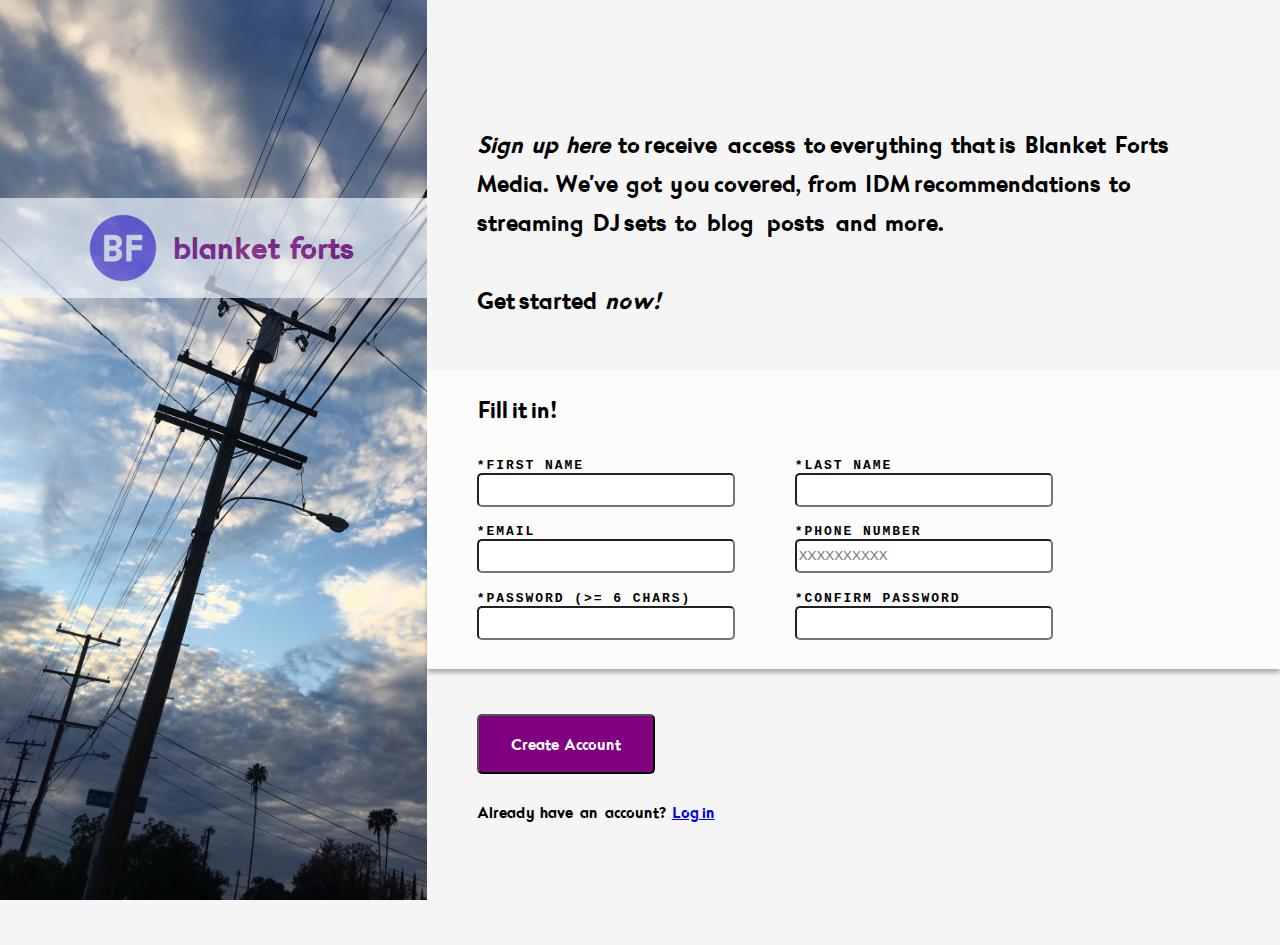
<file: index.html>
<!DOCTYPE html>
<html lang="en">
  <head>
    <meta charset="UTF-8">
    <meta http-equiv="X-UA-Compatible" content="IE=edge">
    <meta name="viewport" content="width=device-width, initial-scale=1.0">
    <title>Sign-Up Form</title>
    <link rel="stylesheet" href="index.css">
    <script>
        // this function adapted from https://www.geeksforgeeks.org/password-matching-using-javascript/
        function checkPassword(form) {
            password = form.password.value;
            confirmPassword = form.confirmPassword.value;
            if (password != confirmPassword) {
                alert ("\nPasswords did not match! Please try again.")
                return false;
            }
            else {
                return true;
            }
        }
    </script>
  </head>
  <body>
    <div class="container">
      <div class="sidebar">
        <div class="sidebar-top">
          <div class="logo-and-title">
            <div class="logo">
              <img src="blanket-forts-logos/blanket-forts-logos_transparent.png" alt="blanket forts logo" width="100" height="100">
            </div>
            <div class="title">
              <h2>blanket forts</h2>
            </div>
          </div>
        </div>
      </div>
      <div class="form-outline">
        <div class="form-container">
          <form onSubmit="return checkPassword(this)">
            <div class="form-text">
              <span><em>Sign up here</em> to receive access to everything that is Blanket Forts Media.
              We've got you covered, from IDM recommendations to streaming DJ sets to blog posts and more.<br><br>
              Get started <em>now!</em></span>
            </div>
            <div class="form-main">
              <div class="form-call-to-action">Fill it in!</div>
              <div class="form-fields">
                <div class="form-fields-row">
                  <div class="form-field">
                    <label for="firstName">*FIRST NAME</label>
                    <input type="text" id="firstName" required>
                  </div>
                  <div class="form-field">
                    <label for="lastName">*LAST NAME</label>
                    <input type="text" id="lastName" required>
                  </div>
                </div>
                <div class="form-fields-row">
                  <div class="form-field">
                    <label for="email">*EMAIL</label>
                    <input type="email" id="email" required>
                  </div>
                  <div class="form-field">
                    <label for="phoneNumber">*PHONE NUMBER</label>
                    <input type="text" id="phoneNumber" placeholder="XXXXXXXXXX" pattern="\d{10}" required>
                  </div>
                </div>
                <div class="form-fields-row">
                  <div class="form-field">
                    <label for="password">*PASSWORD (>= 6 CHARS)</label>
                    <input type="password" id="password" required minlength=6>
                  </div>
                  <div class="form-field">
                    <label for="confirmPassword">*CONFIRM PASSWORD</label>
                    <input type="password" id="confirmPassword" required minlength=6>
                  </div>
                </div>
              </div>
            </div>
            <div class="form-submit">
              <div class="button-container">
                <button type="submit">Create Account</button>
              </div>
              <div class="button-subtext">
                Already have an account? <a href="#">Log in</a>
              </div>
            </div>
          </form>
        </div>
      </div>
    </div>
  </body>
</html>
</file>
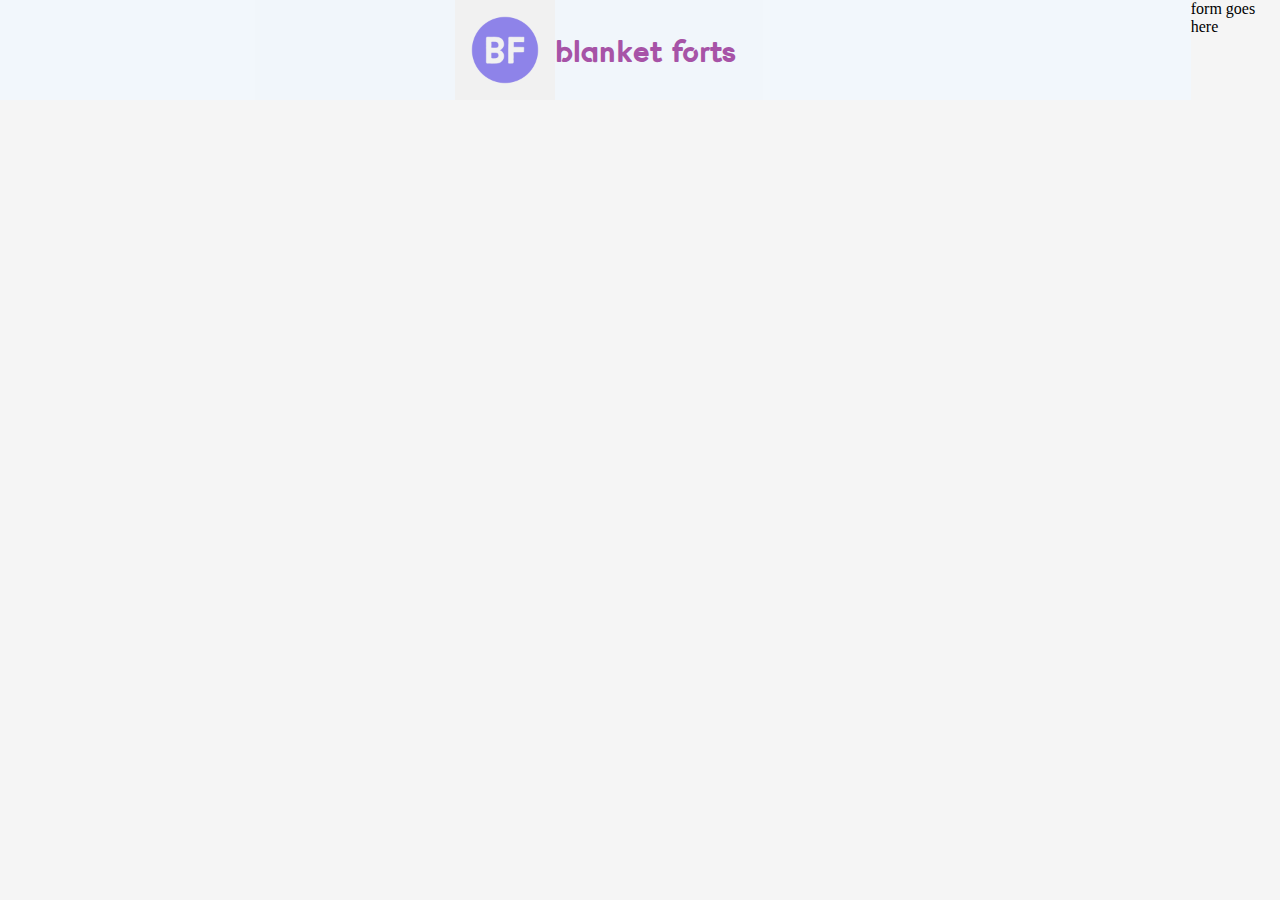
<file: form-idm.html>
<!DOCTYPE html>
<html lang="en">
  <head>
    <meta charset="UTF-8">
    <meta http-equiv="X-UA-Compatible" content="IE=edge">
    <meta name="viewport" content="width=device-width, initial-scale=1.0">
    <title>Document</title>
    <link rel="stylesheet" href="form.css">
  </head>
  <body>
    <div class="container">
      <div class="logo-and-title">
        <div class="logo">
          <img src="blanket-forts-logos/blanket-forts-logos.jpeg" alt="blanket forts logo" width="100" height="100">
        </div>
        <div class="title">
          <h2>blanket forts</h2>
        </div>
      </div>
      <div class="form">
        form goes here
      </div>
    </div>
  </body>
</html>
</file>
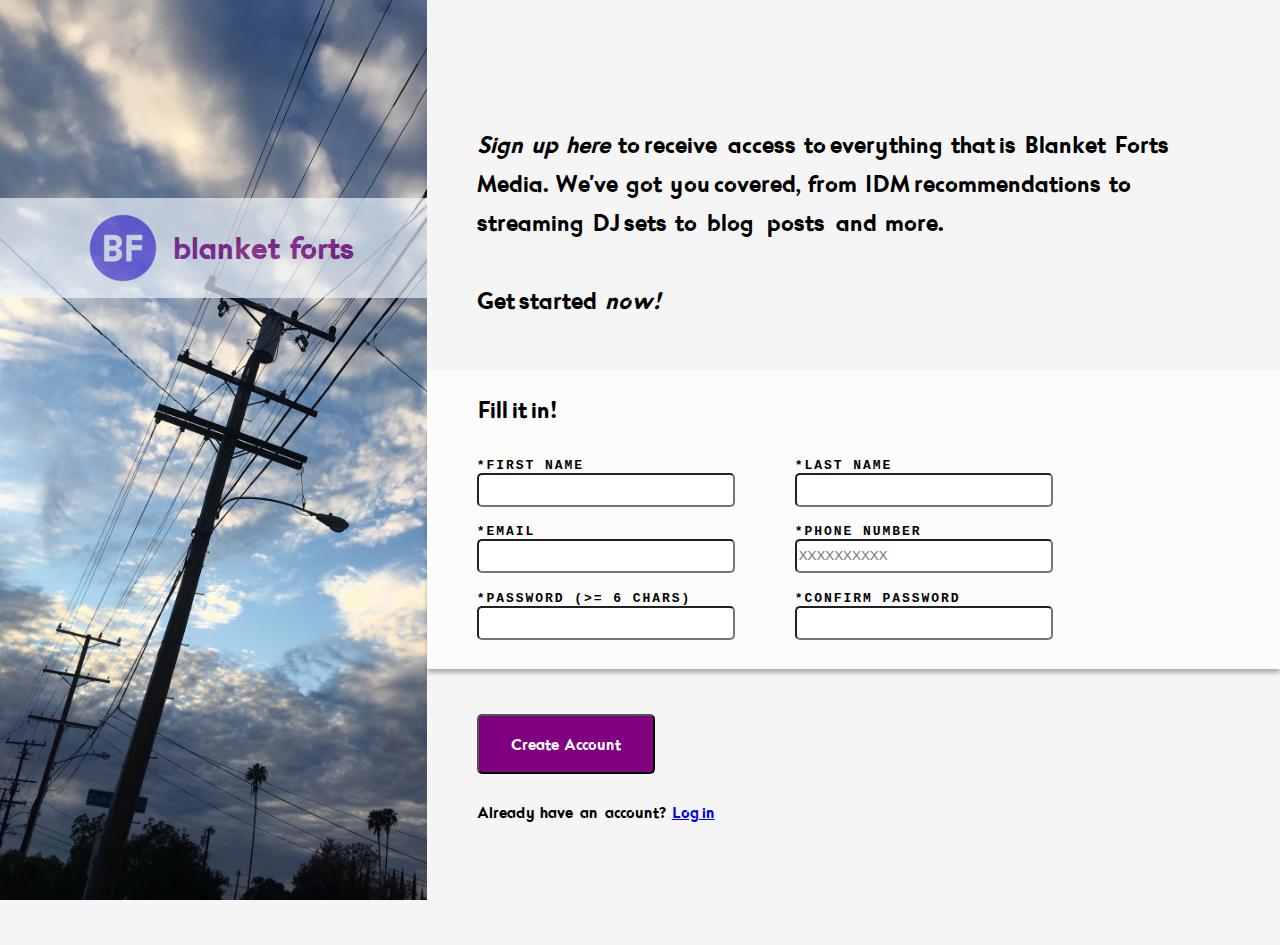
<file: form.html>
<!DOCTYPE html>
<html lang="en">
  <head>
    <meta charset="UTF-8">
    <meta http-equiv="X-UA-Compatible" content="IE=edge">
    <meta name="viewport" content="width=device-width, initial-scale=1.0">
    <title>Document</title>
    <link rel="stylesheet" href="form.css">
    <script>
        // this function adapted from https://www.geeksforgeeks.org/password-matching-using-javascript/
        function checkPassword(form) {
            password = form.password.value;
            confirmPassword = form.confirmPassword.value;
            if (password != confirmPassword) {
                alert ("\nPasswords did not match! Please try again.")
                return false;
            }
            else {
                return true;
            }
        }
    </script>
  </head>
  <body>
    <div class="container">
      <div class="sidebar">
        <div class="sidebar-top">
          <div class="logo-and-title">
            <div class="logo">
              <img src="blanket-forts-logos/blanket-forts-logos_transparent.png" alt="blanket forts logo" width="100" height="100">
            </div>
            <div class="title">
              <h2>blanket forts</h2>
            </div>
          </div>
        </div>
      </div>
      <div class="form-outline">
        <div class="form-container">
          <form onSubmit="return checkPassword(this)">
            <div class="form-text">
              <span><em>Sign up here</em> to receive access to everything that is Blanket Forts Media.
              We've got you covered, from IDM recommendations to streaming DJ sets to blog posts and more.<br><br>
              Get started <em>now!</em></span>
            </div>
            <div class="form-main">
              <div class="form-call-to-action">Fill it in!</div>
              <div class="form-fields">
                <div class="form-fields-row">
                  <div class="form-field">
                    <label for="firstName">*FIRST NAME</label>
                    <input type="text" id="firstName" required>
                  </div>
                  <div class="form-field">
                    <label for="lastName">*LAST NAME</label>
                    <input type="text" id="lastName" required>
                  </div>
                </div>
                <div class="form-fields-row">
                  <div class="form-field">
                    <label for="email">*EMAIL</label>
                    <input type="email" id="email" required>
                  </div>
                  <div class="form-field">
                    <label for="phoneNumber">*PHONE NUMBER</label>
                    <input type="text" id="phoneNumber" placeholder="XXXXXXXXXX" pattern="\d{10}" required>
                  </div>
                </div>
                <div class="form-fields-row">
                  <div class="form-field">
                    <label for="password">*PASSWORD (>= 6 CHARS)</label>
                    <input type="password" id="password" required minlength=6>
                  </div>
                  <div class="form-field">
                    <label for="confirmPassword">*CONFIRM PASSWORD</label>
                    <input type="password" id="confirmPassword" required minlength=6>
                  </div>
                </div>
              </div>
            </div>
            <div class="form-submit">
              <div class="button-container">
                <button type="submit">Create Account</button>
              </div>
              <div class="button-subtext">
                Already have an account? <a href="#">Log in</a>
              </div>
            </div>
          </form>
        </div>
      </div>
    </div>
  </body>
</html>
</file>
<file: index.css>
@font-face {
  font-family: Enso;
  src: url(enso-font/EnsoBold-Alag.ttf);
}

html, body {
  background-color: rgb(245, 245, 245);
  height: 100%;
  margin: 0px;
}

h2 {
  font-family: Enso, Arial, Helvetica, sans-serif;
  color: purple;
  font-size: xx-large;
}

input {
  line-height: 28px;
  width: 250px;
  border-radius: 5px;
}

input:focus {
  box-shadow: 0px 4px 4px hsl(0deg 0% 0% / 0.28);
}

.container {
  display: flex;
  height: 100%;
}

.sidebar {
  background-image: url("form-background.jpeg");
  background-size: cover;
  display: flex;
  flex-direction: column;
  flex: 1;
  height: 100%;
}

.sidebar-top {
  display: flex;
  flex-basis: 55%;
  align-items: center;
}

.logo-and-title {
  background-color: aliceblue;
  opacity: 0.66;
  display: flex;
  justify-content: center;
  align-items: center;
  width: 100%;
  height: 100px;  
}

.logo {
  height: 100px;
}

.title {
  background-color: aliceblue;
  display: flex;
  align-items: center;
  height: 100px;
}

.form-outline {
  display: flex;
  justify-content: center;
  align-items: center;
  flex: 2;
}

.form-container {
  /* border: 3px solid #B22222; */
  background-color: rgb(245, 245, 245);
  display: flex;
  flex-direction: column;
  height: 100%;
}

.form-text {
  background-color: rgb(245, 245, 245);
  display: flex;
}

.form-text span {
  align-self: flex-end;
  font-family: Enso, Arial, Helvetica, sans-serif;
  font-size: x-large;
  font-weight: bold;
  padding: 125px 50px 50px;
}

.form-main {
  background-color: rgb(252, 252, 252);
}

.form-call-to-action {
  font-family: Enso, Arial, Helvetica, sans-serif;
  font-size:x-large;
  font-weight: bold;
  padding: 20px 50px 0px;
}

.form-fields {
  display: flex;
  flex-direction: column;
  justify-content: space-around;
  height: 200px;
  padding: 20px;
  box-shadow: 0px 4px 4px hsl(0deg 0% 0% / 0.28);
  position: relative;
}

.form-fields-row {
  display: flex;
}

.form-field {
  font-family: 'Courier New', Courier, monospace;
  font-weight: bold;
  font-size: small;
  letter-spacing: 0.25ch;
  display: flex;
  flex-direction: column;
  margin: 0px 30px;
}

.form-submit {
  background-color: rgb(245, 245, 245);
  display: flex;
  flex-direction: column;
  padding: 20px 0px 120px;
}

.button-container {
  display: flex;
  justify-content: flex-start;
}

button[type=submit] {
  background-color: purple;
  color: white;
  padding: 15px 32px;
  font-family: Enso, Arial, Helvetica, sans-serif;
  font-size: 16px;
  font-weight: bold;
  margin: 25px 50px;
  border-radius: 5px;
  cursor: pointer;
}

.button-subtext {
  font-family: Enso, Arial, Helvetica, sans-serif;
  font-weight: bold;
  margin: 0px 50px;
}
</file>
<file: form.css>
@font-face {
  font-family: Enso;
  src: url(enso-font/EnsoBold-Alag.ttf);
}

html, body {
  background-color: rgb(245, 245, 245);
  height: 100%;
  margin: 0px;
}

h2 {
  font-family: Enso, Arial, Helvetica, sans-serif;
  color: purple;
  font-size: xx-large;
}

input {
  line-height: 28px;
  width: 250px;
  border-radius: 5px;
}

input:focus {
  box-shadow: 0px 4px 4px hsl(0deg 0% 0% / 0.28);
}

.container {
  display: flex;
  height: 100%;
}

.sidebar {
  background-image: url("form-background.jpeg");
  background-size: cover;
  display: flex;
  flex-direction: column;
  flex: 1;
  height: 100%;
}

.sidebar-top {
  display: flex;
  flex-basis: 55%;
  align-items: center;
}

.logo-and-title {
  background-color: aliceblue;
  opacity: 0.66;
  display: flex;
  justify-content: center;
  align-items: center;
  width: 100%;
  height: 100px;  
}

.logo {
  height: 100px;
}

.title {
  background-color: aliceblue;
  display: flex;
  align-items: center;
  height: 100px;
}

.form-outline {
  display: flex;
  justify-content: center;
  align-items: center;
  flex: 2;
}

.form-container {
  /* border: 3px solid #B22222; */
  background-color: rgb(245, 245, 245);
  display: flex;
  flex-direction: column;
  height: 100%;
}

.form-text {
  background-color: rgb(245, 245, 245);
  display: flex;
}

.form-text span {
  align-self: flex-end;
  font-family: Enso, Arial, Helvetica, sans-serif;
  font-size: x-large;
  font-weight: bold;
  padding: 125px 50px 50px;
}

.form-main {
  background-color: rgb(252, 252, 252);
}

.form-call-to-action {
  font-family: Enso, Arial, Helvetica, sans-serif;
  font-size:x-large;
  font-weight: bold;
  padding: 20px 50px 0px;
}

.form-fields {
  display: flex;
  flex-direction: column;
  justify-content: space-around;
  height: 200px;
  padding: 20px;
  box-shadow: 0px 4px 4px hsl(0deg 0% 0% / 0.28);
  position: relative;
}

.form-fields-row {
  display: flex;
}

.form-field {
  font-family: 'Courier New', Courier, monospace;
  font-weight: bold;
  font-size: small;
  letter-spacing: 0.25ch;
  display: flex;
  flex-direction: column;
  margin: 0px 30px;
}

.form-submit {
  background-color: rgb(245, 245, 245);
  display: flex;
  flex-direction: column;
  padding: 20px 0px 120px;
}

.button-container {
  display: flex;
  justify-content: flex-start;
}

button[type=submit] {
  background-color: purple;
  color: white;
  padding: 15px 32px;
  font-family: Enso, Arial, Helvetica, sans-serif;
  font-size: 16px;
  font-weight: bold;
  margin: 25px 50px;
  border-radius: 5px;
  cursor: pointer;
}

.button-subtext {
  font-family: Enso, Arial, Helvetica, sans-serif;
  font-weight: bold;
  margin: 0px 50px;
}
</file>
